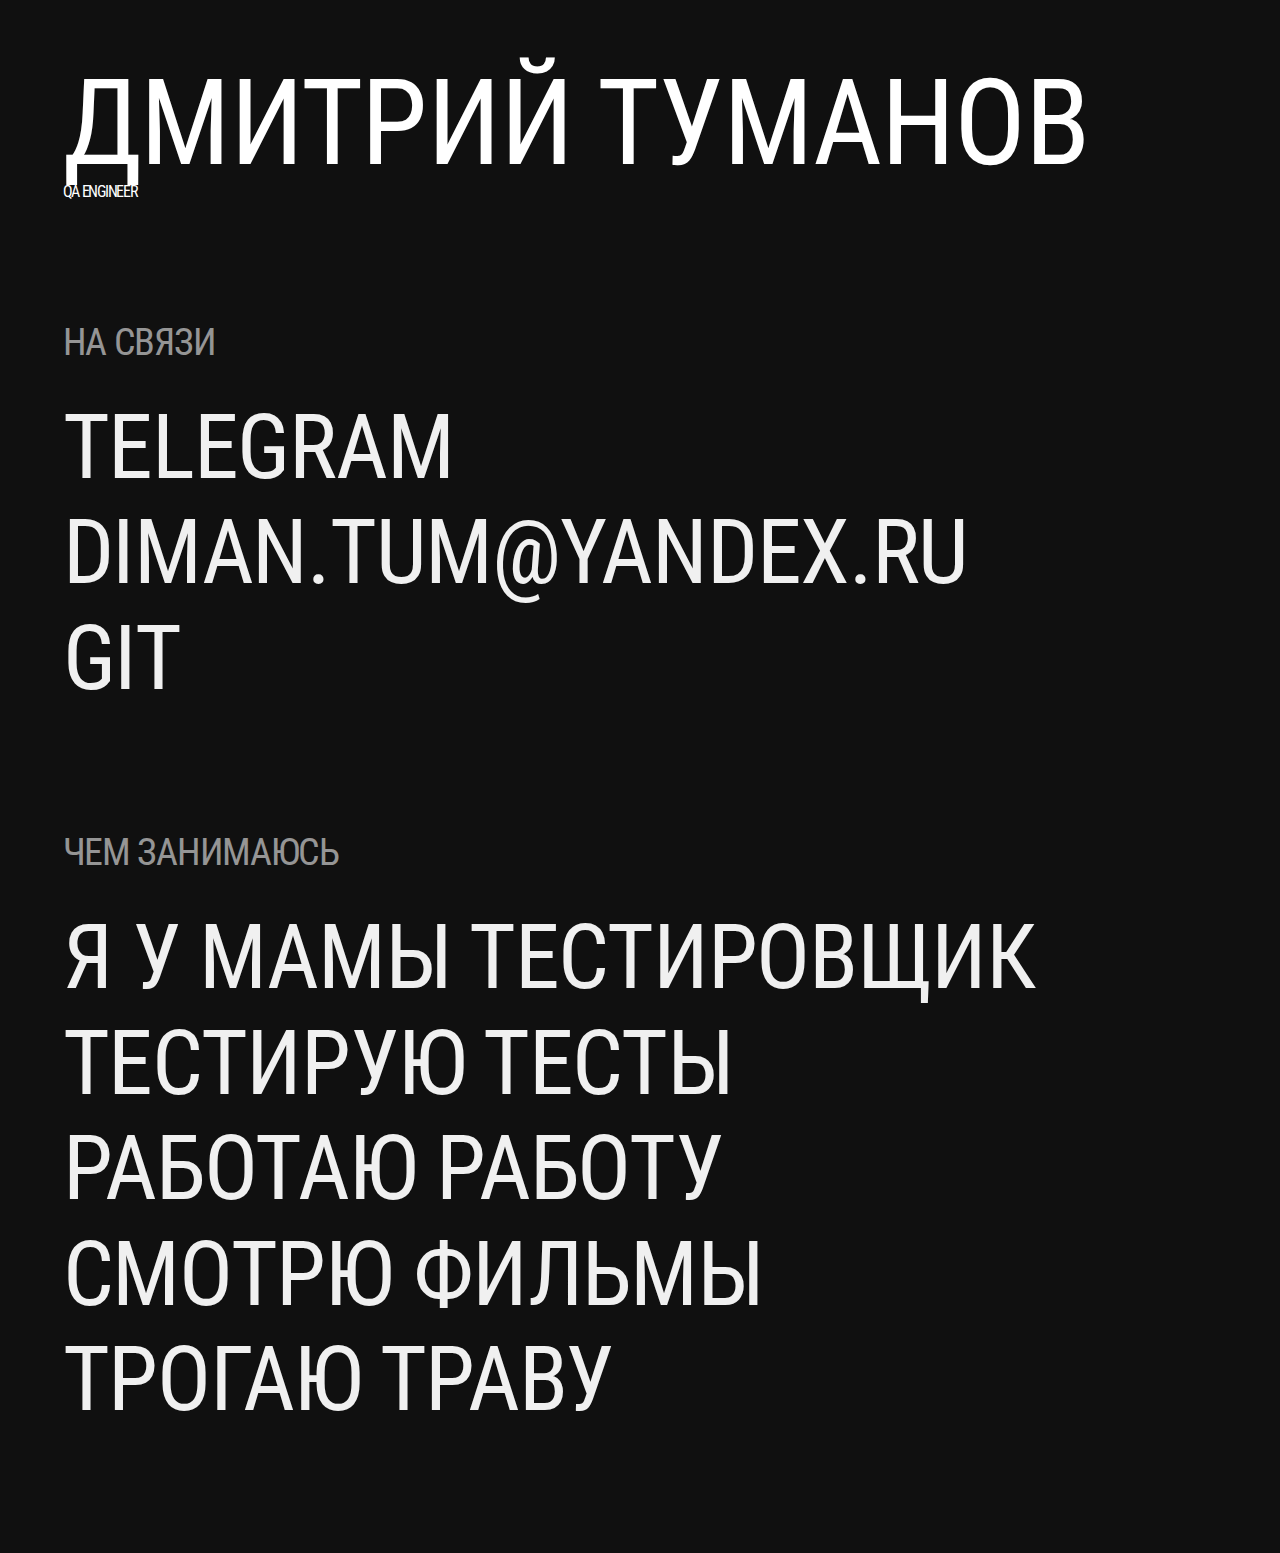
<file: index.html>
<!DOCTYPE html>
<html lang="en">
  <head>
    <meta charset="UTF-8" />
    <!--
      Следующий мета тег "viewport" очень важен для правильного отображения "отзывчивых сайтов" на разных устройствах.
      Браузеры хотят быть очень услужливыми и пытатться помочь нам, отображая сайты совсем не так, как нужно.
      Совсем как "Двое из ларца"

      Например - попытаться отобразить всю страницу разом, хотя она должна прокручиваться на 10 экранов,
      или увеличить шрифт непонятным образом, когда мы переворачиваем телефон горизонтально 
      1. width=device-with - говорит браузеру "дружище, ширина моей страницы ровно такая, какой ширины твой экран.
      Не надо ничего подгонять, я сам этим займусь"
      2. initial-scale=1 - говорит браузеру "не вздумай ничего приближать/отдалять по своему усмотрению, я сам
      озабочусь тем, чтобы при разной ширине всё отображалось хорошо"

      https://www.w3schools.com/css/css_rwd_viewport.asp
    -->
    <meta name="viewport" content="width=device-width, initial-scale=1" />

       <!--
    Тайтл отобржается как название закладки в барузере
    -->
    <title>Димас</title>
    <link rel="icon" href="./favicon.png" type="image/x-icon" sizes="any" />
    <link rel="stylesheet" href="./normalize.css" />
    <link rel="stylesheet" href="./style.css" />
  </head>
  <body>
    <div class="name">Дмитрий Туманов</div>
    <p>QA Engineer</p>

    <div class="block">
      <div class="block-title">на связи</div>
      <div class="block-entries">
        <div class="entry">
          <a href="http://t.me/Wtepsel" target="_blank"> telegram</a>
        </div>
        <div class="entry">
          <a href="diman.tum@yandex.ru">diman.tum@yandex.ru</a>
        </div>
        <div class="entry">
          <a href="https://github.com/German-D" target="_blank">git</a>
        </div>
      </div>
    </div>

    <div class="block">
      <div class="block-title">чем занимаюсь</div>
      <div class="entry">
        <a href="" target="_blank"> Я у мамы тестировщик </a>
      </div>
      <div class="entry">
        <a
          href=""
          target="_blank"
        >
          Тестирую тесты
        </a>
      </div>
      <div class="entry">
        <a href="" target="_blank">Работаю работу</a>
      </div>
      <div class="entry">
        <a
          href=""
          target="_blank"
        >
          Смотрю фильмы
        </a>
      </div>
      <div class="entry">
        <a href="" target="_blank">
          Трогаю траву
        </a>
      </div>
    </div>
  </body>
</html>
</file>
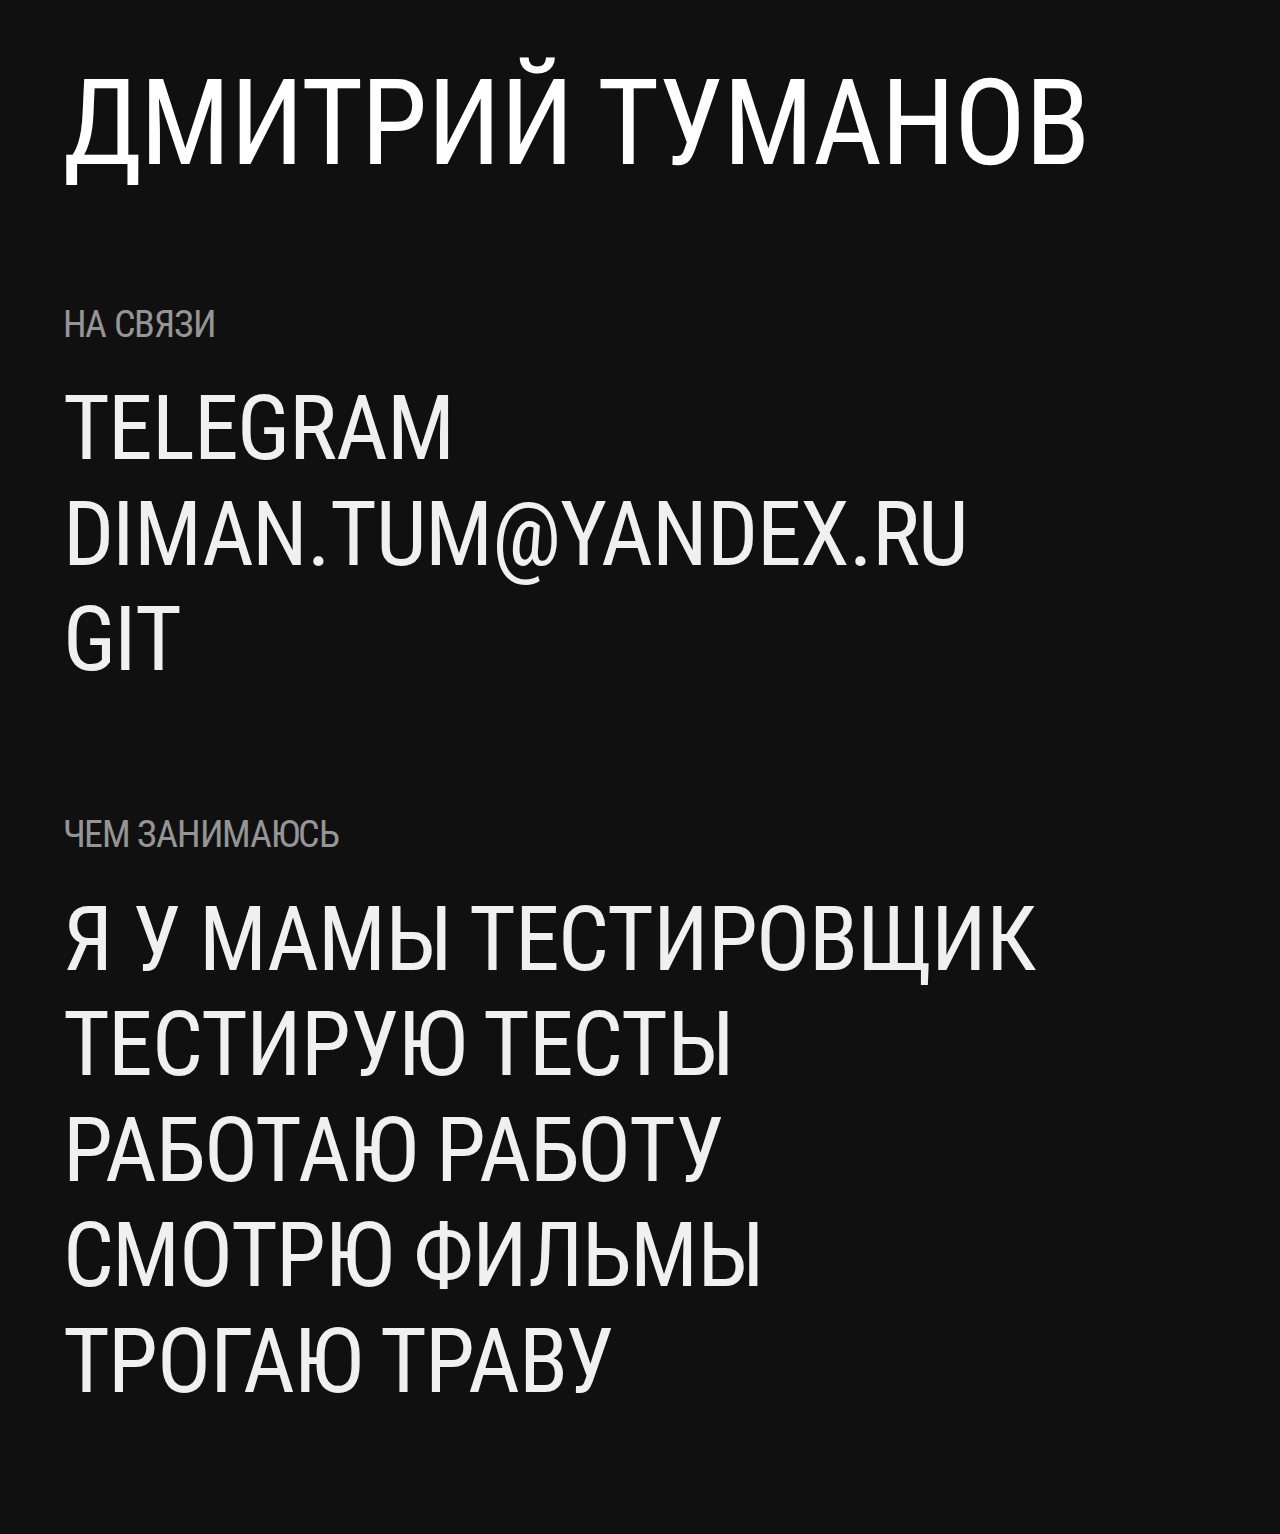
<file: newcv-main/index.html>
<!DOCTYPE html>
<html lang="en">
  <head>
    <meta charset="UTF-8" />
    <!--
      Следующий мета тег "viewport" очень важен для правильного отображения "отзывчивых сайтов" на разных устройствах.
      Браузеры хотят быть очень услужливыми и пытатться помочь нам, отображая сайты совсем не так, как нужно.
      Совсем как "Двое из ларца"

      Например - попытаться отобразить всю страницу разом, хотя она должна прокручиваться на 10 экранов,
      или увеличить шрифт непонятным образом, когда мы переворачиваем телефон горизонтально 
      1. width=device-with - говорит браузеру "дружище, ширина моей страницы ровно такая, какой ширины твой экран.
      Не надо ничего подгонять, я сам этим займусь"
      2. initial-scale=1 - говорит браузеру "не вздумай ничего приближать/отдалять по своему усмотрению, я сам
      озабочусь тем, чтобы при разной ширине всё отображалось хорошо"

      https://www.w3schools.com/css/css_rwd_viewport.asp
    -->
    <meta name="viewport" content="width=device-width, initial-scale=1" />

       <!--
    Тайтл отобржается как название закладки в барузере
    -->
    <title>Димас</title>
    <link rel="icon" href="./favicon.png" type="image/x-icon" sizes="any" />
    <link rel="stylesheet" href="./normalize.css" />
    <link rel="stylesheet" href="./style.css" />
  </head>
  <body>
    <div class="name">Дмитрий Туманов</div>

    <div class="block">
      <div class="block-title">на связи</div>
      <div class="block-entries">
        <div class="entry">
          <a href="http://t.me/Wtepsel" target="_blank"> telegram</a>
        </div>
        <div class="entry">
          <a href="diman.tum@yandex.ru">diman.tum@yandex.ru</a>
        </div>
        <div class="entry">
          <a href="https://github.com/German-D" target="_blank">git</a>
        </div>
      </div>
    </div>

    <div class="block">
      <div class="block-title">чем занимаюсь</div>
      <div class="entry">
        <a href="" target="_blank"> Я у мамы тестировщик </a>
      </div>
      <div class="entry">
        <a
          href=""
          target="_blank"
        >
          Тестирую тесты
        </a>
      </div>
      <div class="entry">
        <a href="" target="_blank">Работаю работу</a>
      </div>
      <div class="entry">
        <a
          href=""
          target="_blank"
        >
          Смотрю фильмы
        </a>
      </div>
      <div class="entry">
        <a href="" target="_blank">
          Трогаю траву
        </a>
      </div>
    </div>
  </body>
</html>
</file>
<file: style.css>
/*
  Загружаем шрифт Roboto
*/


@import url("https://fonts.googleapis.com/css2?family=Roboto+Condensed:wght@400&display=swap");

/*
  Простейший reset - удостоверимся, что у всех элементов нулевые
  отступы и границы элементов считаются вместе со всеми отступами (box-sizing)

  https://learn.javascript.ru/box-sizing

  Здесь же пропишем свойство, которое преобразует регистр текста в верхний
  для всех элементов
*/
* {
  margin: 0;
  padding: 0;
  box-sizing: border-box;
  text-transform: uppercase;
}

/*
  В CSS можно делать переменные., нпапример задать для text-color значение #f0f0f0, а потом ниже 
  использовать, например color: var(--text-color);

  Разместим наши несколько css-переменных в псевдо-классе :root
  css-переменные можно размещать по факту в любом элементе, в зависимости от того,
  какая специфичность нам нужна. Так как в этом проекте мы обходимся только переменными цвета, которые 
  распространяются на весь документ - размещаем их в самом корне, :root всегда является самым
  верхним элементом дерева

  https://css-tricks.com/almanac/selectors/r/root/
*/

:root {
  --text-color: #f0f0f0;
  --gray-color: rgba(240, 240, 240, 0.6);
  --background-color: #101010;
}

html {
  cursor: url("./cat_default.png") 40 45, auto;
}

body {
  padding: 10vw 3.333vw;
  padding-bottom: 13.333vw;
  font-family: "Roboto Condensed", sans-serif;
  font-weight: 400;
  letter-spacing: -0.1vw;
  background-color: var(--background-color);
  color: white;

  /* 
  Меняем стандартный курсор на милого котика, а так как котик у нас круглый,
  а стрелка мыши срабатывает самым верхним углом (там её хотспот), а с котиком это 
  неудобно - перенесём хотспот на его нос - просто сместим top-left хотспота в пикселях
  в центр мордочки
  
  https://developer.mozilla.org/en-US/docs/Web/CSS/cursor
  */
}

/*
Вёрстка в проекте mobile-first - сперва мы указываем все размеры и свойства для 
мобильного отображения (viewport), потом с помощью медиа-query ниже меняем их на 
больших экранах

https://developer.mozilla.org/ru/docs/Web/CSS/@media
*/
.name {
  font-size: 12.778vw;
  line-height: 100%;
}

.block {
  margin-top: 13.333vw;
}

.block-title {
  color: rgba(240, 240, 240, 0.6);
  line-height: 5.208vw;
  font-size: 4.444vw;
  margin-bottom: 3.333vw;
}

.entry {
  line-height: 7.814vw;
  font-size: 6.667vw;
  margin-bottom: 1.667vw;
}

a {
  text-decoration: none;
  color: var(--text-color);
  /*
  Поменяем курсор на котика из Шрека при наведении на ссылку
  Важно сделать это здесь, а не в псевдо-классе :hover
  Иначе при наведении на ссылку могут быть крохотные моменты,
  когда курсор сбрасывается к дефолтной "руке"
  */
  cursor: url("./cat_link.ico") 40 45, auto;
}

a:hover {
  color: var(--gray-color);
}

/* 
Медиа query для планшетов, срабатывает, когда минимальный размер окна достигает 1024px
*/

@media screen and (min-width: 1024px) {
  body {
    padding: 4.883vw;
    padding-bottom: 9.375vw;
  }

  .name {
    font-size: 9.375vw;
  }

  .block {
    margin-top: 9.375vw;
  }

  .block-title {
    line-height: 3.434vw;
    font-size: 2.93vw;
    margin-bottom: 2.344vw;
  }

  .entry {
    line-height: 8.24vw;
    font-size: 7.031vw;
    margin-bottom: 0;
  }
}

/* Медиа query для десктопов, срабатывает при достижении 1440px  */

@media screen and (min-width: 1440px) {
  body {
    padding: 3.472vw;
    padding-bottom: 8.333vw;
  }

  .name {
    font-size: 10vw;
    margin-bottom: 1.667vw;
  }

  .block {
    margin-top: 8.333vw;
  }

  .block-title {
    line-height: 3.906vw;
    font-size: 3.333vw;
    margin-bottom: 2.5vw;
  }

  .entry {
    line-height: 7.813vw;
    font-size: 6.667vw;
  }
}
</file>
<file: newcv-main/style.css>
/*
  Загружаем шрифт Roboto
*/


@import url("https://fonts.googleapis.com/css2?family=Roboto+Condensed:wght@400&display=swap");

/*
  Простейший reset - удостоверимся, что у всех элементов нулевые
  отступы и границы элементов считаются вместе со всеми отступами (box-sizing)

  https://learn.javascript.ru/box-sizing

  Здесь же пропишем свойство, которое преобразует регистр текста в верхний
  для всех элементов
*/
* {
  margin: 0;
  padding: 0;
  box-sizing: border-box;
  text-transform: uppercase;
}

/*
  В CSS можно делать переменные., нпапример задать для text-color значение #f0f0f0, а потом ниже 
  использовать, например color: var(--text-color);

  Разместим наши несколько css-переменных в псевдо-классе :root
  css-переменные можно размещать по факту в любом элементе, в зависимости от того,
  какая специфичность нам нужна. Так как в этом проекте мы обходимся только переменными цвета, которые 
  распространяются на весь документ - размещаем их в самом корне, :root всегда является самым
  верхним элементом дерева

  https://css-tricks.com/almanac/selectors/r/root/
*/

:root {
  --text-color: #f0f0f0;
  --gray-color: rgba(240, 240, 240, 0.6);
  --background-color: #101010;
}

html {
  cursor: url("./cat_default.png") 40 45, auto;
}

body {
  padding: 10vw 3.333vw;
  padding-bottom: 13.333vw;
  font-family: "Roboto Condensed", sans-serif;
  font-weight: 400;
  letter-spacing: -0.1vw;
  background-color: var(--background-color);
  color: white;

  /* 
  Меняем стандартный курсор на милого котика, а так как котик у нас круглый,
  а стрелка мыши срабатывает самым верхним углом (там её хотспот), а с котиком это 
  неудобно - перенесём хотспот на его нос - просто сместим top-left хотспота в пикселях
  в центр мордочки
  
  https://developer.mozilla.org/en-US/docs/Web/CSS/cursor
  */
}

/*
Вёрстка в проекте mobile-first - сперва мы указываем все размеры и свойства для 
мобильного отображения (viewport), потом с помощью медиа-query ниже меняем их на 
больших экранах

https://developer.mozilla.org/ru/docs/Web/CSS/@media
*/
.name {
  font-size: 12.778vw;
  line-height: 100%;
}

.block {
  margin-top: 13.333vw;
}

.block-title {
  color: rgba(240, 240, 240, 0.6);
  line-height: 5.208vw;
  font-size: 4.444vw;
  margin-bottom: 3.333vw;
}

.entry {
  line-height: 7.814vw;
  font-size: 6.667vw;
  margin-bottom: 1.667vw;
}

a {
  text-decoration: none;
  color: var(--text-color);
  /*
  Поменяем курсор на котика из Шрека при наведении на ссылку
  Важно сделать это здесь, а не в псевдо-классе :hover
  Иначе при наведении на ссылку могут быть крохотные моменты,
  когда курсор сбрасывается к дефолтной "руке"
  */
  cursor: url("./cat_link.ico") 40 45, auto;
}

a:hover {
  color: var(--gray-color);
}

/* 
Медиа query для планшетов, срабатывает, когда минимальный размер окна достигает 1024px
*/

@media screen and (min-width: 1024px) {
  body {
    padding: 4.883vw;
    padding-bottom: 9.375vw;
  }

  .name {
    font-size: 9.375vw;
  }

  .block {
    margin-top: 9.375vw;
  }

  .block-title {
    line-height: 3.434vw;
    font-size: 2.93vw;
    margin-bottom: 2.344vw;
  }

  .entry {
    line-height: 8.24vw;
    font-size: 7.031vw;
    margin-bottom: 0;
  }
}

/* Медиа query для десктопов, срабатывает при достижении 1440px  */

@media screen and (min-width: 1440px) {
  body {
    padding: 3.472vw;
    padding-bottom: 8.333vw;
  }

  .name {
    font-size: 10vw;
    margin-bottom: 1.667vw;
  }

  .block {
    margin-top: 8.333vw;
  }

  .block-title {
    line-height: 3.906vw;
    font-size: 3.333vw;
    margin-bottom: 2.5vw;
  }

  .entry {
    line-height: 7.813vw;
    font-size: 6.667vw;
  }
}
</file>
